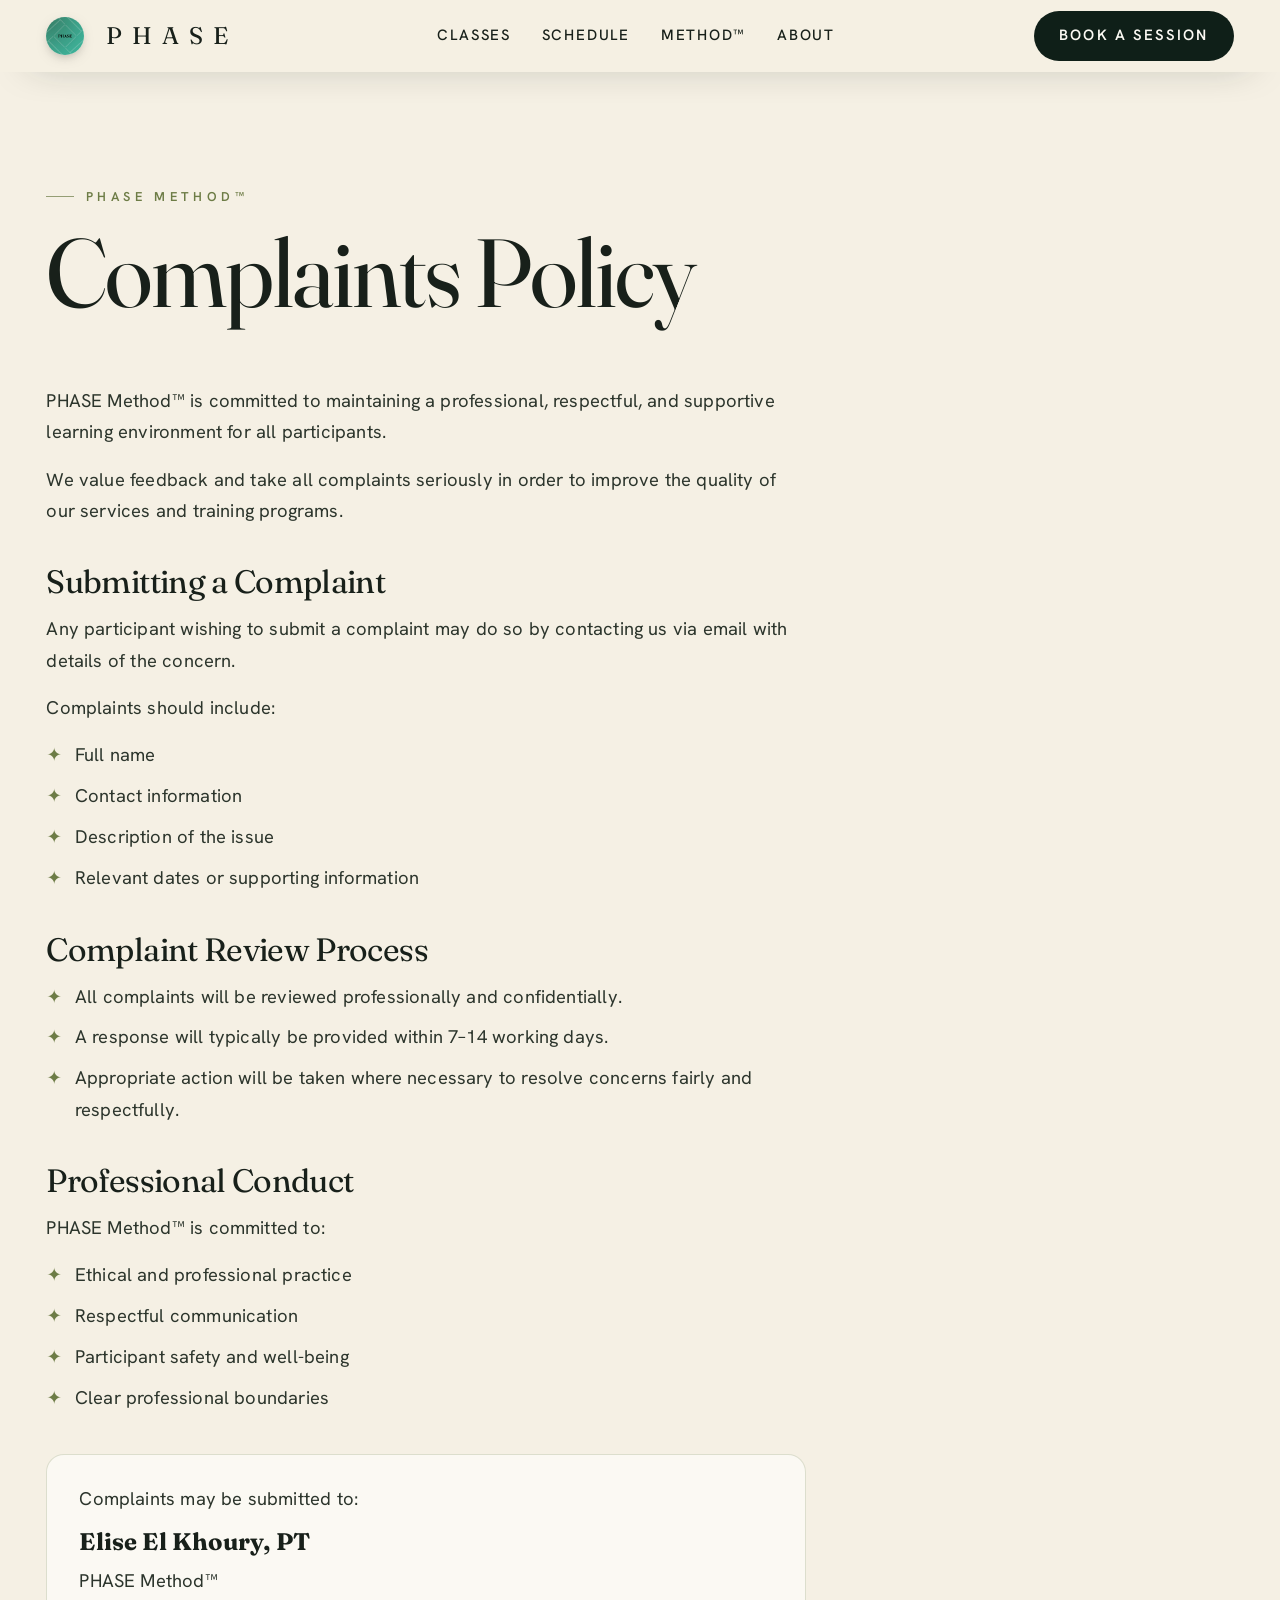
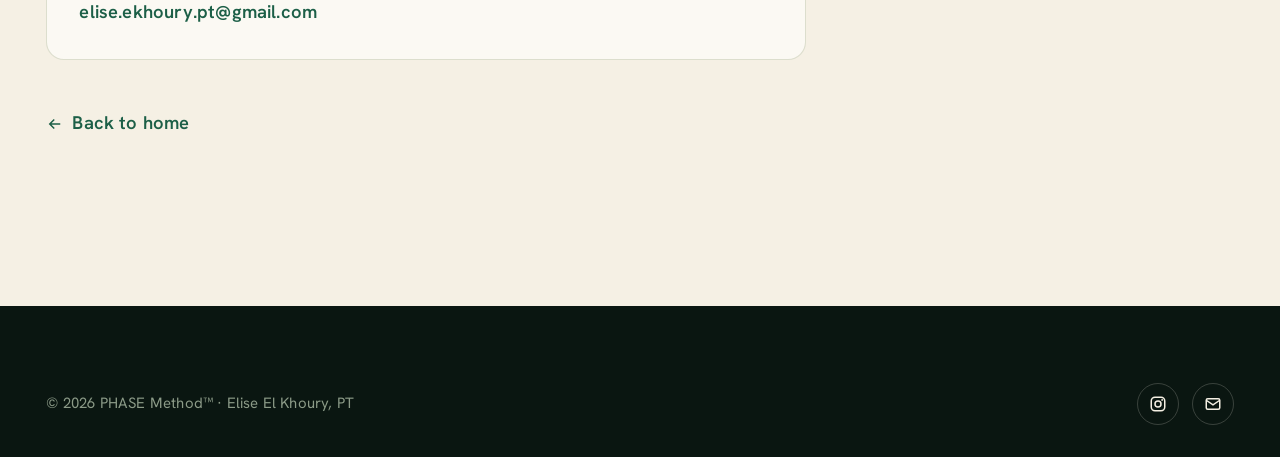
<file: complaints.html>
<!DOCTYPE html>
<html lang="en">
<head>
  <meta charset="UTF-8" />
  <meta name="viewport" content="width=device-width, initial-scale=1.0, viewport-fit=cover" />
  <title>Complaints Policy — PHASE Method™</title>
  <meta name="description" content="Complaints Policy for PHASE Method™, by Elise El Khoury, PT." />
  <meta name="theme-color" content="#0f1f18" />
  <link rel="icon" type="image/png" href="assets/img/logo.png" />
  <link rel="preconnect" href="https://fonts.googleapis.com" />
  <link rel="preconnect" href="https://fonts.gstatic.com" crossorigin />
  <link href="https://fonts.googleapis.com/css2?family=Fraunces:ital,opsz,wght@0,9..144,300;0,9..144,400;0,9..144,500;1,9..144,400&family=Hanken+Grotesk:wght@300;400;500;600;700&display=swap" rel="stylesheet" />
  <link rel="stylesheet" href="css/style.css" />
  <script>document.documentElement.classList.add("js");</script>
</head>
<body>
  <a class="skip-link" href="#main">Skip to content</a>

  <header class="nav is-scrolled" id="nav">
    <div class="wrap-wide wrap nav__inner">
      <a href="index.html" class="nav__brand" aria-label="PHASE home">
        <img src="assets/img/logo.png" alt="" class="nav__badge" /> PHASE
      </a>
      <nav class="nav__links" aria-label="Primary">
        <a href="index.html#phases">Classes</a>
        <a href="index.html#schedule">Schedule</a>
        <a href="index.html#method">Method™</a>
        <a href="index.html#about">About</a>
      </nav>
      <a href="index.html#contact" class="btn nav__cta"><span>Book a Session</span></a>
    </div>
  </header>

  <main id="main" class="policy">
    <div class="wrap">
      <div class="policy__hero">
        <p class="eyebrow">PHASE Method™</p>
        <h1>Complaints Policy</h1>
      </div>

      <div class="policy__body">
        <p>PHASE Method™ is committed to maintaining a professional, respectful, and
          supportive learning environment for all participants.</p>
        <p>We value feedback and take all complaints seriously in order to improve the
          quality of our services and training programs.</p>

        <h2>Submitting a Complaint</h2>
        <p>Any participant wishing to submit a complaint may do so by contacting us via
          email with details of the concern.</p>
        <p>Complaints should include:</p>
        <ul>
          <li>Full name</li>
          <li>Contact information</li>
          <li>Description of the issue</li>
          <li>Relevant dates or supporting information</li>
        </ul>

        <h2>Complaint Review Process</h2>
        <ul>
          <li>All complaints will be reviewed professionally and confidentially.</li>
          <li>A response will typically be provided within 7–14 working days.</li>
          <li>Appropriate action will be taken where necessary to resolve concerns fairly and respectfully.</li>
        </ul>

        <h2>Professional Conduct</h2>
        <p>PHASE Method™ is committed to:</p>
        <ul>
          <li>Ethical and professional practice</li>
          <li>Respectful communication</li>
          <li>Participant safety and well-being</li>
          <li>Clear professional boundaries</li>
        </ul>

        <div class="policy__card">
          <p style="margin-bottom:.4rem">Complaints may be submitted to:</p>
          <strong>Elise El Khoury, PT</strong>
          <p style="margin:.2rem 0 0">PHASE Method™<br />
            <a href="mailto:elise.ekhoury.pt@gmail.com" class="link-u" style="color:var(--emerald-deep);font-weight:600">elise.ekhoury.pt@gmail.com</a>
          </p>
        </div>

        <a href="index.html" class="policy__back link-u">
          <svg width="18" height="18" viewBox="0 0 24 24" fill="none" stroke="currentColor" stroke-width="2"><path d="M19 12H5M11 18l-6-6 6-6"/></svg>
          Back to home
        </a>
      </div>
    </div>
  </main>

  <footer class="footer">
    <div class="wrap-wide wrap">
      <div class="footer__bottom" style="border:0;margin:0;padding:0">
        <p>© <span id="year">2026</span> PHASE Method™ · Elise El Khoury, PT</p>
        <div class="footer__social">
          <a href="https://www.instagram.com/phase.lb/" target="_blank" rel="noopener" aria-label="Instagram">
            <svg width="18" height="18" viewBox="0 0 24 24" fill="none" stroke="currentColor" stroke-width="2"><rect x="3" y="3" width="18" height="18" rx="5"/><circle cx="12" cy="12" r="4"/><circle cx="17.5" cy="6.5" r="1.2" fill="currentColor" stroke="none"/></svg>
          </a>
          <a href="mailto:elise.ekhoury.pt@gmail.com" aria-label="Email">
            <svg width="18" height="18" viewBox="0 0 24 24" fill="none" stroke="currentColor" stroke-width="2"><rect x="3" y="5" width="18" height="14" rx="2"/><path d="m3 7 9 6 9-6"/></svg>
          </a>
        </div>
      </div>
    </div>
  </footer>
  <script>document.getElementById("year").textContent = new Date().getFullYear();</script>
</body>
</html>
</file>
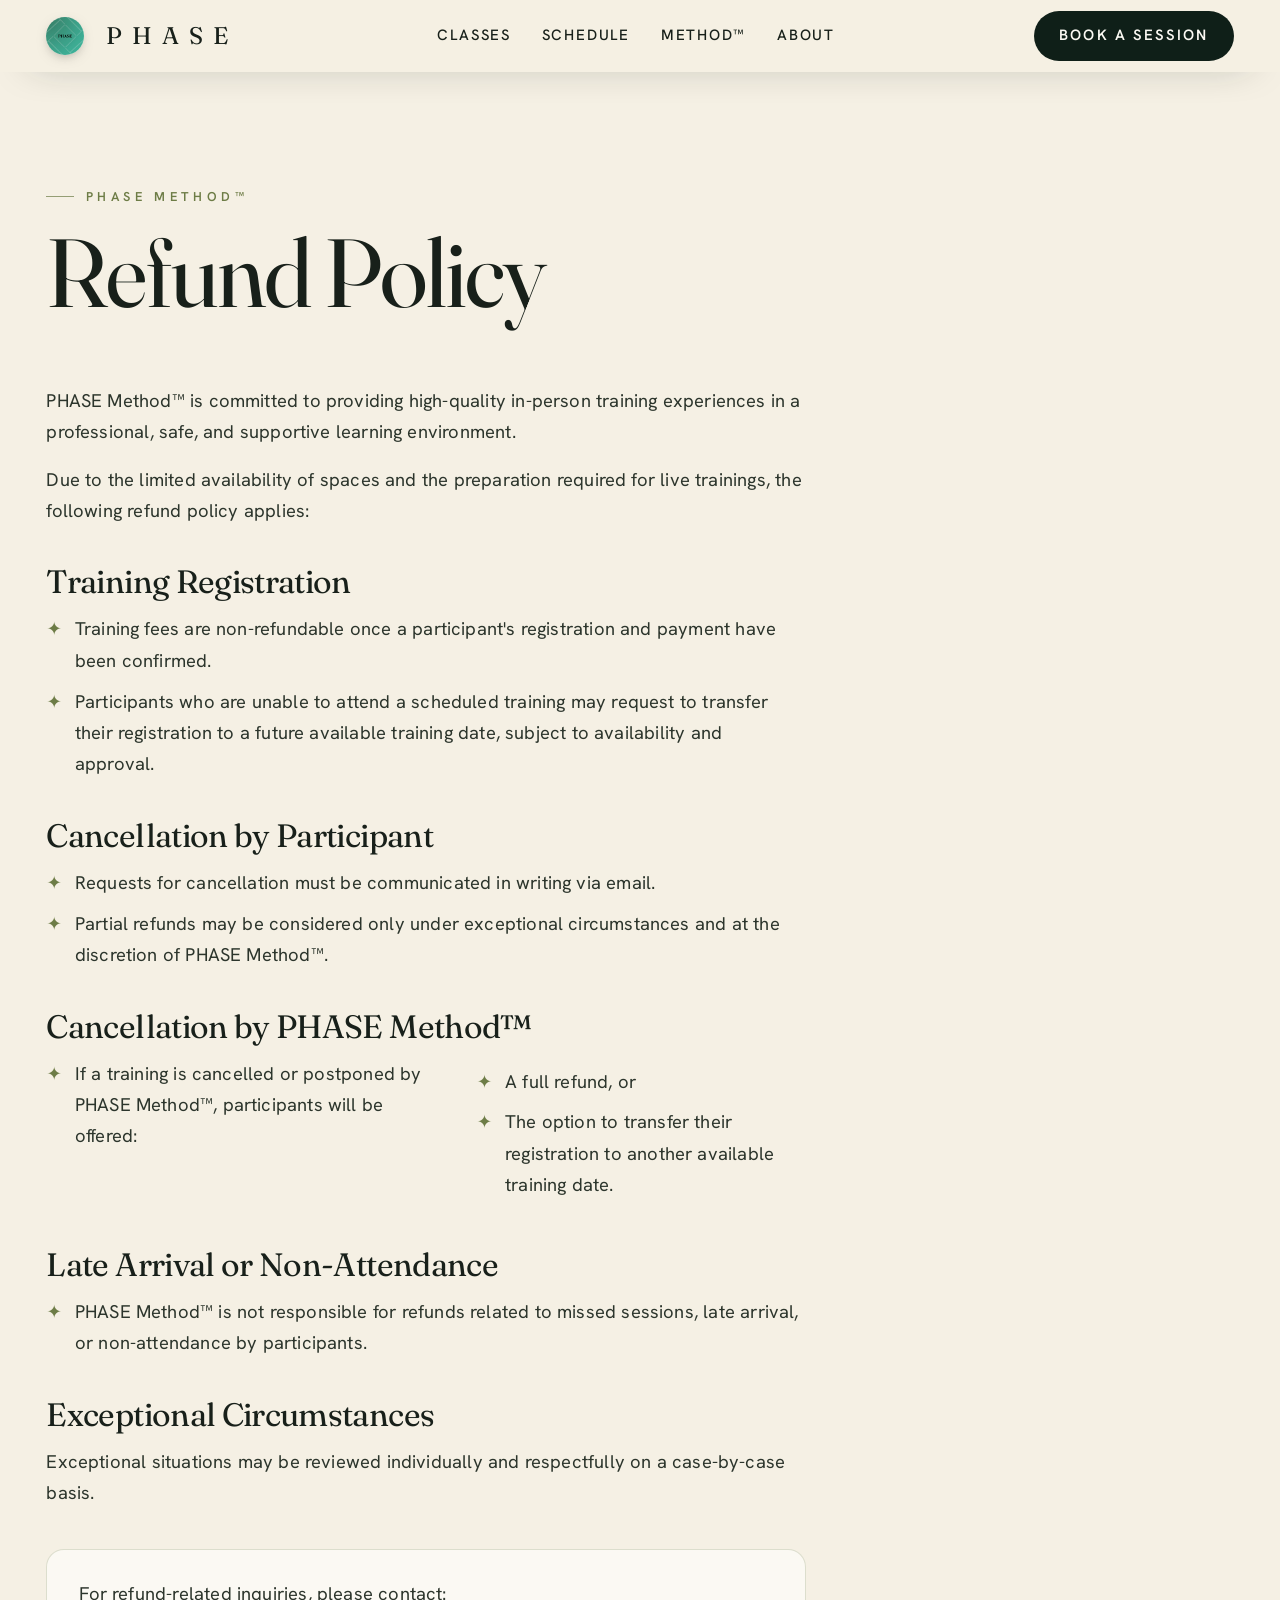
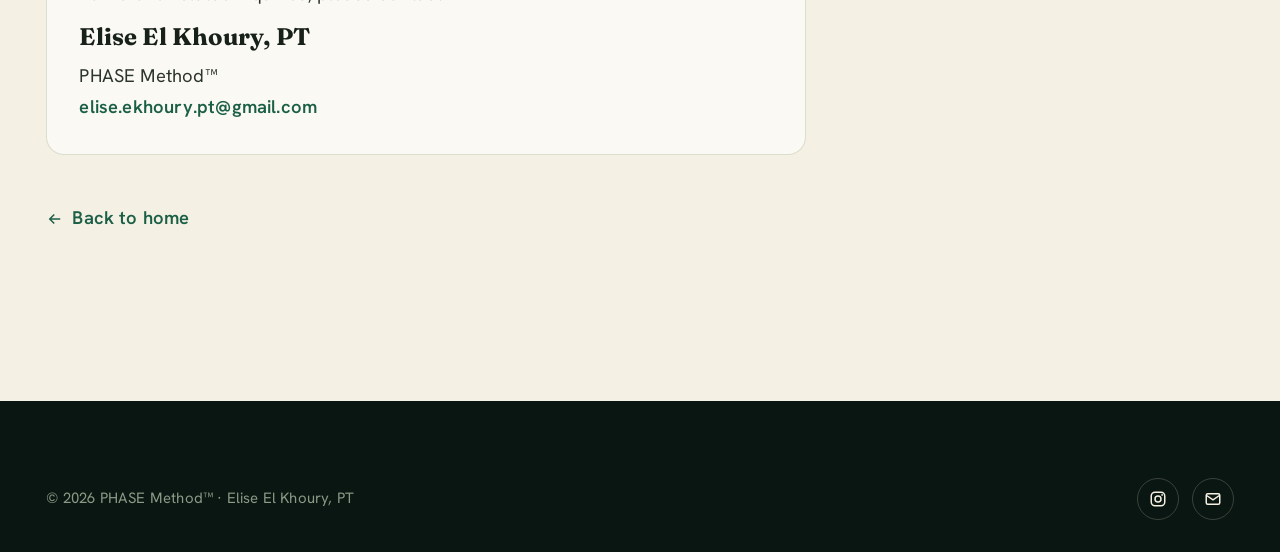
<file: refund.html>
<!DOCTYPE html>
<html lang="en">
<head>
  <meta charset="UTF-8" />
  <meta name="viewport" content="width=device-width, initial-scale=1.0, viewport-fit=cover" />
  <title>Refund Policy — PHASE Method™</title>
  <meta name="description" content="Refund Policy for PHASE Method™ in-person trainings, by Elise El Khoury, PT." />
  <meta name="theme-color" content="#0f1f18" />
  <link rel="icon" type="image/png" href="assets/img/logo.png" />
  <link rel="preconnect" href="https://fonts.googleapis.com" />
  <link rel="preconnect" href="https://fonts.gstatic.com" crossorigin />
  <link href="https://fonts.googleapis.com/css2?family=Fraunces:ital,opsz,wght@0,9..144,300;0,9..144,400;0,9..144,500;1,9..144,400&family=Hanken+Grotesk:wght@300;400;500;600;700&display=swap" rel="stylesheet" />
  <link rel="stylesheet" href="css/style.css" />
  <script>document.documentElement.classList.add("js");</script>
</head>
<body>
  <a class="skip-link" href="#main">Skip to content</a>

  <header class="nav is-scrolled" id="nav">
    <div class="wrap-wide wrap nav__inner">
      <a href="index.html" class="nav__brand" aria-label="PHASE home">
        <img src="assets/img/logo.png" alt="" class="nav__badge" /> PHASE
      </a>
      <nav class="nav__links" aria-label="Primary">
        <a href="index.html#phases">Classes</a>
        <a href="index.html#schedule">Schedule</a>
        <a href="index.html#method">Method™</a>
        <a href="index.html#about">About</a>
      </nav>
      <a href="index.html#contact" class="btn nav__cta"><span>Book a Session</span></a>
    </div>
  </header>

  <main id="main" class="policy">
    <div class="wrap">
      <div class="policy__hero">
        <p class="eyebrow">PHASE Method™</p>
        <h1>Refund Policy</h1>
      </div>

      <div class="policy__body">
        <p>PHASE Method™ is committed to providing high-quality in-person training
          experiences in a professional, safe, and supportive learning environment.</p>
        <p>Due to the limited availability of spaces and the preparation required for
          live trainings, the following refund policy applies:</p>

        <h2>Training Registration</h2>
        <ul>
          <li>Training fees are non-refundable once a participant's registration and payment have been confirmed.</li>
          <li>Participants who are unable to attend a scheduled training may request to transfer their registration to a future available training date, subject to availability and approval.</li>
        </ul>

        <h2>Cancellation by Participant</h2>
        <ul>
          <li>Requests for cancellation must be communicated in writing via email.</li>
          <li>Partial refunds may be considered only under exceptional circumstances and at the discretion of PHASE Method™.</li>
        </ul>

        <h2>Cancellation by PHASE Method™</h2>
        <ul>
          <li>If a training is cancelled or postponed by PHASE Method™, participants will be offered:
            <ul>
              <li>A full refund, or</li>
              <li>The option to transfer their registration to another available training date.</li>
            </ul>
          </li>
        </ul>

        <h2>Late Arrival or Non-Attendance</h2>
        <ul>
          <li>PHASE Method™ is not responsible for refunds related to missed sessions, late arrival, or non-attendance by participants.</li>
        </ul>

        <h2>Exceptional Circumstances</h2>
        <p>Exceptional situations may be reviewed individually and respectfully on a case-by-case basis.</p>

        <div class="policy__card">
          <p style="margin-bottom:.4rem">For refund-related inquiries, please contact:</p>
          <strong>Elise El Khoury, PT</strong>
          <p style="margin:.2rem 0 0">PHASE Method™<br />
            <a href="mailto:elise.ekhoury.pt@gmail.com" class="link-u" style="color:var(--emerald-deep);font-weight:600">elise.ekhoury.pt@gmail.com</a>
          </p>
        </div>

        <a href="index.html" class="policy__back link-u">
          <svg width="18" height="18" viewBox="0 0 24 24" fill="none" stroke="currentColor" stroke-width="2"><path d="M19 12H5M11 18l-6-6 6-6"/></svg>
          Back to home
        </a>
      </div>
    </div>
  </main>

  <footer class="footer">
    <div class="wrap-wide wrap">
      <div class="footer__bottom" style="border:0;margin:0;padding:0">
        <p>© <span id="year">2026</span> PHASE Method™ · Elise El Khoury, PT</p>
        <div class="footer__social">
          <a href="https://www.instagram.com/phase.lb/" target="_blank" rel="noopener" aria-label="Instagram">
            <svg width="18" height="18" viewBox="0 0 24 24" fill="none" stroke="currentColor" stroke-width="2"><rect x="3" y="3" width="18" height="18" rx="5"/><circle cx="12" cy="12" r="4"/><circle cx="17.5" cy="6.5" r="1.2" fill="currentColor" stroke="none"/></svg>
          </a>
          <a href="mailto:elise.ekhoury.pt@gmail.com" aria-label="Email">
            <svg width="18" height="18" viewBox="0 0 24 24" fill="none" stroke="currentColor" stroke-width="2"><rect x="3" y="5" width="18" height="14" rx="2"/><path d="m3 7 9 6 9-6"/></svg>
          </a>
        </div>
      </div>
    </div>
  </footer>
  <script>document.getElementById("year").textContent = new Date().getFullYear();</script>
</body>
</html>
</file>
<file: css/style.css>
/* =====================================================================
   PHASE — Pilates · Somatic Movement · Method™
   Cinematic, editorial, on-brand. Sage / Cream / Emerald-Forest.
   Author build: hand-tuned, dependency-light (GSAP enhancement only).
   ===================================================================== */

/* ---------------------------------------------------------------------
   0. Reset & tokens
   --------------------------------------------------------------------- */
*,
*::before,
*::after {
  box-sizing: border-box;
  margin: 0;
  padding: 0;
}

:root {
  /* Emerald / forest (from the brand mark) */
  --forest-deep: #0f1f18;
  --forest: #16302440;
  --forest-1: #163024;
  --forest-2: #1d4030;
  --emerald: #2f7d5b;
  --emerald-bright: #3aa57f;
  --emerald-deep: #1c5f47;

  /* Sage / olive (from IG editorial posts) */
  --sage: #8a9a5b;
  --sage-light: #a9b67f;
  --sage-dark: #6d7c46;

  /* Warm paper neutrals */
  --paper: #f5f0e4;
  --cream: #efe8d8;
  --sand: #e3d9c3;
  --off-white: #fbf9f3;

  /* Warm accent */
  --terracotta: #c2693c;
  --clay: #aa5f38;
  --terracotta-soft: #d98a5f;

  /* Ink */
  --ink: #18201a;
  --ink-soft: #2c352c;
  --muted: #6b7065;
  --muted-light: #9aa091;

  /* Semantic */
  --bg: var(--paper);
  --fg: var(--ink);

  /* Fluid type scale */
  --t-xs: clamp(0.72rem, 0.69rem + 0.14vw, 0.8rem);
  --t-sm: clamp(0.82rem, 0.79rem + 0.18vw, 0.94rem);
  --t-base: clamp(1rem, 0.96rem + 0.24vw, 1.15rem);
  --t-lg: clamp(1.2rem, 1.1rem + 0.5vw, 1.5rem);
  --t-xl: clamp(1.5rem, 1.3rem + 0.9vw, 2.1rem);
  --t-2xl: clamp(2rem, 1.6rem + 1.8vw, 3.1rem);
  --t-3xl: clamp(2.6rem, 2rem + 3vw, 4.6rem);
  --t-4xl: clamp(3.2rem, 2.2rem + 4.8vw, 6.5rem);
  --t-5xl: clamp(4rem, 2.2rem + 8vw, 10rem);
  --t-mega: clamp(5rem, 1rem + 17vw, 18rem);

  /* Spacing rhythm */
  --section-y: clamp(5rem, 3rem + 9vw, 11rem);
  --gutter: clamp(1.25rem, 0.5rem + 3vw, 4rem);
  --maxw: 1280px;

  /* Motion */
  --ease: cubic-bezier(0.22, 1, 0.36, 1);
  --ease-inout: cubic-bezier(0.76, 0, 0.24, 1);
  --dur: 0.8s;

  --radius: 18px;
  --radius-lg: 30px;
}

/* ---------------------------------------------------------------------
   1. Base
   --------------------------------------------------------------------- */
html {
  -webkit-text-size-adjust: 100%;
  scroll-padding-top: 6rem;
}
html.has-smooth { scroll-behavior: auto; } /* Lenis/JS owns it if present */
html:not(.has-smooth) { scroll-behavior: smooth; }

body {
  background: var(--bg);
  color: var(--fg);
  font-family: "Hanken Grotesk", ui-sans-serif, system-ui, sans-serif;
  font-size: var(--t-base);
  line-height: 1.7;
  letter-spacing: 0.01em;
  -webkit-font-smoothing: antialiased;
  text-rendering: optimizeLegibility;
  overflow-x: clip;
  /* Mobile: branded tap flash instead of the default blue, no text inflation */
  -webkit-tap-highlight-color: color-mix(in srgb, var(--sage) 30%, transparent);
  text-size-adjust: 100%;
  -webkit-text-size-adjust: 100%;
}
body.is-locked { overflow: hidden; }

/* Tappable elements: comfortable touch behaviour on mobile */
a, button, [role="button"], input, summary {
  -webkit-tap-highlight-color: color-mix(in srgb, var(--terracotta) 26%, transparent);
  touch-action: manipulation; /* removes the 300ms tap delay */
}

h1, h2, h3, h4, h5 {
  font-family: "Fraunces", ui-serif, Georgia, serif;
  font-weight: 400;
  line-height: 1.02;
  letter-spacing: -0.02em;
  color: var(--ink);
}

a { color: inherit; text-decoration: none; }
img, svg, video { display: block; max-width: 100%; height: auto; }
button { font: inherit; color: inherit; background: none; border: none; cursor: pointer; }
ul { list-style: none; }

::selection { background: var(--emerald); color: var(--off-white); }

:focus-visible {
  outline: 2.5px solid var(--terracotta);
  outline-offset: 4px;
  border-radius: 3px;
}

/* Scrollbar */
::-webkit-scrollbar { width: 12px; }
::-webkit-scrollbar-track { background: var(--cream); }
::-webkit-scrollbar-thumb {
  background: var(--sage-dark);
  border: 3px solid var(--cream);
  border-radius: 10px;
}
::-webkit-scrollbar-thumb:hover { background: var(--emerald-deep); }

/* Skip link */
.skip-link {
  position: fixed;
  top: -100px;
  left: 1rem;
  z-index: 1000;
  background: var(--forest-deep);
  color: var(--off-white);
  padding: 0.8rem 1.4rem;
  border-radius: 999px;
  transition: top 0.3s var(--ease);
}
.skip-link:focus { top: 1rem; }

/* ---------------------------------------------------------------------
   2. Layout helpers
   --------------------------------------------------------------------- */
.wrap {
  width: 100%;
  max-width: var(--maxw);
  margin-inline: auto;
  padding-inline: var(--gutter);
}
.wrap-wide { max-width: 1480px; }
.section { position: relative; padding-block: var(--section-y); }
.section-dark {
  background: var(--forest-deep);
  color: var(--paper);
}
.section-dark h1,
.section-dark h2,
.section-dark h3,
.section-dark h4 { color: var(--off-white); }

/* Headings sitting on the dark brand sections must read light.
   (Base rule paints headings --ink; these sections need --off-white.) */
.hero h1,
.hero h2,
.hero__word,
.phases h2,
.phases h3,
.method h2,
.method h3,
.contact h2,
.contact h3 { color: var(--off-white); }

.eyebrow {
  display: inline-flex;
  align-items: center;
  gap: 0.7rem;
  font-size: var(--t-xs);
  text-transform: uppercase;
  letter-spacing: 0.36em;
  font-weight: 600;
  color: var(--sage-dark);
}
.section-dark .eyebrow { color: var(--sage-light); }
.eyebrow::before {
  content: "";
  width: 28px;
  height: 1px;
  background: currentColor;
  opacity: 0.7;
}
.eyebrow.center::after {
  content: "";
  width: 28px;
  height: 1px;
  background: currentColor;
  opacity: 0.7;
}

.lede {
  font-size: var(--t-lg);
  color: var(--muted);
  max-width: 56ch;
  line-height: 1.6;
}
.section-dark .lede { color: #c8d2c0; }

.serif { font-family: "Fraunces", serif; }
.italic { font-style: italic; }
.balance { text-wrap: balance; }
.pretty { text-wrap: pretty; }
.accent { color: var(--terracotta); }
.sage-text { color: var(--sage); }

/* ---------------------------------------------------------------------
   3. Brand textures
   --------------------------------------------------------------------- */
.quilt {
  background-image:
    repeating-linear-gradient(45deg, currentColor 0 1px, transparent 1px 54px),
    repeating-linear-gradient(-45deg, currentColor 0 1px, transparent 1px 54px);
}
.grain::after {
  content: "";
  position: absolute;
  inset: 0;
  pointer-events: none;
  opacity: 0.06;
  z-index: 2;
  background-image: url("data:image/svg+xml,%3Csvg xmlns='http://www.w3.org/2000/svg' width='180' height='180'%3E%3Cfilter id='n'%3E%3CfeTurbulence type='fractalNoise' baseFrequency='0.8' numOctaves='3'/%3E%3C/filter%3E%3Crect width='100%25' height='100%25' filter='url(%23n)'/%3E%3C/svg%3E");
}
.hairline {
  height: 1px;
  background: linear-gradient(90deg, transparent, color-mix(in srgb, currentColor 40%, transparent), transparent);
  border: 0;
}

/* Floating soft orbs */
.orb {
  position: absolute;
  border-radius: 50%;
  filter: blur(60px);
  opacity: 0.55;
  pointer-events: none;
  z-index: 0;
}

/* ---------------------------------------------------------------------
   4. Buttons & links
   --------------------------------------------------------------------- */
.btn {
  --btn-fg: var(--off-white);
  --btn-bg: var(--forest-deep);
  position: relative;
  display: inline-flex;
  align-items: center;
  justify-content: center;
  gap: 0.65rem;
  font-size: var(--t-sm);
  font-weight: 600;
  letter-spacing: 0.14em;
  text-transform: uppercase;
  padding: 1.05rem 2.3rem;
  border-radius: 999px;
  color: var(--btn-fg);
  background: var(--btn-bg);
  overflow: hidden;
  isolation: isolate;
  transition: transform 0.5s var(--ease), box-shadow 0.5s var(--ease), color 0.45s var(--ease);
}
.btn:hover, .btn:active { will-change: transform; }
.btn span { position: relative; z-index: 2; display: inline-flex; align-items: center; gap: 0.55rem; }
.btn::before {
  content: "";
  position: absolute;
  inset: 0;
  z-index: 1;
  background: var(--terracotta);
  transform: translateY(101%);
  transition: transform 0.55s var(--ease);
}
.btn:hover::before { transform: translateY(0); }
.btn:hover { box-shadow: 0 22px 45px -22px rgba(194, 105, 60, 0.75); }
.btn:active { transform: scale(0.97); }

.btn-ghost {
  --btn-fg: var(--ink);
  background: transparent;
  border: 1.5px solid color-mix(in srgb, var(--ink) 30%, transparent);
}
.btn-ghost::before { background: var(--forest-deep); }
.btn-ghost:hover { --btn-fg: var(--off-white); border-color: transparent; }
.section-dark .btn-ghost { --btn-fg: var(--off-white); border-color: rgba(245,240,228,0.35); }
.section-dark .btn-ghost::before { background: var(--off-white); }
.section-dark .btn-ghost:hover { --btn-fg: var(--forest-deep); }

.btn-arrow svg { transition: transform 0.5s var(--ease); }
.btn-arrow:hover svg { transform: translateX(5px); }

.link-u {
  position: relative;
  display: inline-block;
  padding-bottom: 2px;
}
.link-u::after {
  content: "";
  position: absolute;
  left: 0; bottom: 0;
  width: 100%; height: 1.5px;
  background: currentColor;
  transform: scaleX(0);
  transform-origin: right;
  transition: transform 0.5s var(--ease);
}
.link-u:hover::after { transform: scaleX(1); transform-origin: left; }

/* ---------------------------------------------------------------------
   5. Preloader
   --------------------------------------------------------------------- */
.preloader {
  position: fixed;
  inset: 0;
  z-index: 999;
  display: grid;
  place-items: center;
  background: var(--forest-deep);
  color: var(--off-white);
}
.preloader.is-done { pointer-events: none; }
.preloader__inner { text-align: center; overflow: hidden; }
.preloader__word {
  font-family: "Fraunces", serif;
  font-size: clamp(2.5rem, 10vw, 6rem);
  letter-spacing: 0.5em;
  text-indent: 0.5em;
  display: flex;
  gap: 0;
  justify-content: center;
}
.preloader__word span {
  display: inline-block;
  transform: translateY(110%);
  opacity: 0;
}
.preloader__bar {
  margin: 1.6rem auto 0;
  width: min(240px, 60vw);
  height: 2px;
  background: rgba(245, 240, 228, 0.18);
  overflow: hidden;
}
.preloader__bar i {
  display: block;
  height: 100%;
  width: 100%;
  background: var(--sage-light);
  transform: scaleX(0);
  transform-origin: left;
}

/* ---------------------------------------------------------------------
   6. Custom cursor (desktop, fine pointer only)
   --------------------------------------------------------------------- */
.cursor, .cursor-dot { display: none; }
@media (hover: hover) and (pointer: fine) {
  .cursor {
    position: fixed;
    top: 0; left: 0;
    width: 38px; height: 38px;
    border: 1.5px solid var(--emerald);
    border-radius: 50%;
    pointer-events: none;
    z-index: 900;
    transform: translate(-50%, -50%);
    transition: width 0.3s var(--ease), height 0.3s var(--ease),
                background 0.3s var(--ease), border-color 0.3s var(--ease), opacity 0.3s;
    mix-blend-mode: difference;
    display: block;
    will-change: transform;
  }
  .cursor-dot {
    position: fixed;
    top: 0; left: 0;
    width: 5px; height: 5px;
    background: var(--terracotta);
    border-radius: 50%;
    pointer-events: none;
    z-index: 901;
    transform: translate(-50%, -50%);
    display: block;
    will-change: transform;
  }
  .cursor.is-hover {
    width: 70px; height: 70px;
    background: color-mix(in srgb, var(--emerald) 18%, transparent);
    border-color: transparent;
  }
  body.has-cursor, body.has-cursor a, body.has-cursor button { cursor: none; }
}

/* ---------------------------------------------------------------------
   7. Scroll progress + nav
   --------------------------------------------------------------------- */
.progress {
  position: fixed;
  top: 0; left: 0; right: 0;
  height: 3px;
  z-index: 80;
  transform: scaleX(0);
  transform-origin: 0 50%;
  background: linear-gradient(90deg, var(--emerald), var(--sage), var(--terracotta));
}

.nav {
  position: fixed;
  inset: 0 0 auto 0;
  z-index: 70;
  padding-block: clamp(1rem, 2vw, 1.6rem);
  transition: background 0.6s var(--ease), padding 0.6s var(--ease), box-shadow 0.6s var(--ease);
  --nav-fg: var(--off-white);
}
.nav.is-scrolled {
  background: color-mix(in srgb, var(--paper) 86%, transparent);
  backdrop-filter: blur(16px) saturate(1.3);
  -webkit-backdrop-filter: blur(16px) saturate(1.3);
  padding-block: 0.7rem;
  box-shadow: 0 14px 40px -32px rgba(15, 31, 24, 0.9);
  --nav-fg: var(--ink);
}
.nav__inner {
  display: flex;
  align-items: center;
  justify-content: space-between;
  gap: 1rem;
}
.nav__brand {
  display: inline-flex;
  align-items: center;
  gap: 0.7rem;
  font-family: "Fraunces", serif;
  font-size: 1.5rem;
  letter-spacing: 0.42em;
  text-indent: 0.42em;
  color: var(--nav-fg);
  transition: color 0.6s var(--ease);
}
.nav__badge {
  width: 38px; height: 38px;
  border-radius: 50%;
  object-fit: cover;
  box-shadow: 0 4px 14px -6px rgba(0,0,0,0.5);
}
.nav__links {
  display: flex;
  align-items: center;
  gap: clamp(1.2rem, 2.4vw, 2.4rem);
}
.nav__links a {
  font-size: var(--t-sm);
  letter-spacing: 0.12em;
  text-transform: uppercase;
  font-weight: 500;
  color: var(--nav-fg);
  transition: color 0.6s var(--ease), opacity 0.3s;
}
.nav__cta { display: inline-flex; }
.nav .btn {
  --btn-fg: var(--nav-fg);
  background: transparent;
  border: 1.5px solid color-mix(in srgb, var(--nav-fg) 40%, transparent);
  padding: 0.7rem 1.5rem;
}
.nav .btn::before { background: var(--terracotta); }
.nav .btn:hover { --btn-fg: var(--off-white); border-color: transparent; }
.nav.is-scrolled .btn { --btn-fg: var(--off-white); background: var(--forest-deep); border-color: transparent; }

.nav__toggle {
  display: none;
  position: relative;
  width: 44px; height: 44px;
  z-index: 75;
}
.nav__toggle span {
  position: absolute;
  left: 9px; right: 9px;
  height: 2px;
  background: var(--nav-fg);
  transition: transform 0.5s var(--ease), opacity 0.3s var(--ease), background 0.6s var(--ease);
}
.nav__toggle span:nth-child(1) { top: 16px; }
.nav__toggle span:nth-child(2) { top: 22px; }
.nav__toggle span:nth-child(3) { top: 28px; }
.nav.is-open .nav__toggle span { background: var(--off-white); }
.nav.is-open .nav__toggle span:nth-child(1) { transform: translateY(6px) rotate(45deg); }
.nav.is-open .nav__toggle span:nth-child(2) { opacity: 0; }
.nav.is-open .nav__toggle span:nth-child(3) { transform: translateY(-6px) rotate(-45deg); }

/* Mobile menu — elevated editorial */
.menu {
  position: fixed;
  inset: 0;
  z-index: 65;
  background-color: var(--forest-deep);
  background-image:
    radial-gradient(120% 80% at 100% 0%, var(--forest-soft) 0%, transparent 60%);
  color: var(--off-white);
  clip-path: circle(0% at calc(100% - 44px) 44px);
  transition: clip-path 0.75s var(--ease-inout);
  pointer-events: none;
  overflow-y: auto;
  -webkit-overflow-scrolling: touch;
  overscroll-behavior: contain;
}
.menu.is-open { clip-path: circle(150% at calc(100% - 44px) 44px); pointer-events: auto; }
.menu__bg {
  position: fixed; inset: 0;
  color: var(--sage);
  opacity: 0.07;
}
.menu__inner {
  position: relative;
  min-height: 100%;
  display: flex;
  flex-direction: column;
  /* center when content fits, scroll from top when it doesn't */
  justify-content: center;
  padding: calc(5.5rem + env(safe-area-inset-top)) clamp(1.6rem, 7vw, 3rem)
           calc(2.5rem + env(safe-area-inset-bottom));
  gap: clamp(1.1rem, 3.5vw, 2rem);
}
/* On short screens the menu content is taller than the viewport — anchor to
   the top so nothing is clipped, and let .menu scroll. */
@media (max-height: 740px) {
  .menu__inner { justify-content: flex-start; }
}
.menu__eyebrow {
  font-size: var(--t-xs);
  letter-spacing: 0.4em;
  text-transform: uppercase;
  color: var(--sage-light);
  opacity: 0;
  transform: translateY(20px);
  transition: opacity 0.6s var(--ease), transform 0.6s var(--ease);
}
.menu.is-open .menu__eyebrow { opacity: 1; transform: none; transition-delay: 0.15s; }

.menu__list { position: relative; display: flex; flex-direction: column; }
.menu__list a {
  position: relative;
  display: grid;
  grid-template-columns: auto 1fr;
  align-items: baseline;
  column-gap: 1rem;
  padding: clamp(0.7rem, 2.6vw, 1.05rem) 0;
  border-top: 1px solid rgba(245, 240, 228, 0.14);
  opacity: 0;
  transform: translateY(26px);
  transition: opacity 0.6s var(--ease), transform 0.6s var(--ease), color 0.4s var(--ease);
}
.menu__list a:last-child { border-bottom: 1px solid rgba(245, 240, 228, 0.14); }
.menu.is-open .menu__list a { opacity: 1; transform: none; }
.menu__num {
  font-family: "Fraunces", serif;
  font-size: var(--t-sm);
  color: var(--sage-light);
  font-feature-settings: "tnum";
  transition: color 0.4s var(--ease);
}
.menu__label {
  font-family: "Fraunces", serif;
  font-size: clamp(2rem, 9vw, 3.1rem);
  line-height: 1;
  letter-spacing: -0.01em;
  transition: transform 0.45s var(--ease), font-style 0.2s;
  transform-origin: left center;
}
.menu__desc {
  grid-column: 2;
  font-size: var(--t-xs);
  letter-spacing: 0.04em;
  color: var(--muted-light);
  margin-top: 0.35rem;
  transition: color 0.4s var(--ease);
}
/* press / hover feedback */
.menu__list a:hover .menu__label,
.menu__list a:active .menu__label { font-style: italic; transform: translateX(0.5rem); color: var(--sage-light); }
.menu__list a:hover .menu__num,
.menu__list a:active .menu__num { color: var(--terracotta-soft); }

.menu__foot {
  display: flex;
  flex-direction: column;
  gap: 1.3rem;
  opacity: 0;
  transform: translateY(20px);
  transition: opacity 0.6s var(--ease), transform 0.6s var(--ease);
}
.menu.is-open .menu__foot { opacity: 1; transform: none; transition-delay: 0.55s; }
.menu__book { align-self: flex-start; background: var(--terracotta); }
.menu__book::before { background: var(--off-white); }
.menu__book:hover { color: var(--forest-deep); }
.menu__social { display: flex; gap: 0.7rem; }
.menu__social a {
  width: 46px; height: 46px;
  display: grid; place-items: center;
  border-radius: 50%;
  border: 1px solid rgba(245, 240, 228, 0.22);
  color: var(--off-white);
  transition: background 0.4s var(--ease), color 0.4s var(--ease), transform 0.4s var(--ease);
}
.menu__social a svg { width: 19px; height: 19px; }
.menu__social a:hover { background: var(--sage); color: var(--forest-deep); transform: translateY(-3px); }
.menu__meta {
  color: var(--sage-light);
  font-size: var(--t-xs);
  letter-spacing: 0.12em;
}

/* Staggered reveal for the list items */
.menu.is-open .menu__list a:nth-child(1) { transition-delay: 0.20s; }
.menu.is-open .menu__list a:nth-child(2) { transition-delay: 0.27s; }
.menu.is-open .menu__list a:nth-child(3) { transition-delay: 0.34s; }
.menu.is-open .menu__list a:nth-child(4) { transition-delay: 0.41s; }
.menu.is-open .menu__list a:nth-child(5) { transition-delay: 0.48s; }
.menu.is-open .menu__list a:nth-child(6) { transition-delay: 0.55s; }
.menu.is-open .menu__list a:nth-child(7) { transition-delay: 0.62s; }

/* Collapse the desktop nav into the hamburger menu on small screens. */
@media (max-width: 900px) {
  .nav__links,
  .nav__cta { display: none; }
  .nav__toggle { display: block; }
}

/* ---------------------------------------------------------------------
   8. Hero
   --------------------------------------------------------------------- */
.hero {
  position: relative;
  min-height: 100svh;
  display: grid;
  align-items: center;
  overflow: hidden;
  color: var(--off-white);
  background:
    radial-gradient(120% 90% at 70% 10%, var(--emerald-bright) 0%, var(--emerald-deep) 38%, var(--forest-1) 72%, var(--forest-deep) 100%);
  isolation: isolate;
}
.hero__photo {
  position: absolute;
  inset: -8%;
  z-index: 0;
  background-image: url("../assets/img/studio.jpg");
  background-size: cover;
  background-position: center 40%;
  will-change: transform;
}
.hero__tint {
  position: absolute;
  inset: 0;
  z-index: 1;
  pointer-events: none;
  background:
    linear-gradient(125deg, rgba(18,46,34,0.92) 0%, rgba(20,48,36,0.78) 40%, rgba(28,95,71,0.55) 100%),
    radial-gradient(120% 90% at 70% 12%, rgba(58,165,127,0.35), transparent 55%);
  mix-blend-mode: multiply;
}
.hero__quilt {
  position: absolute;
  inset: -20%;
  color: rgba(245, 240, 228, 0.12);
  z-index: 2;
  will-change: transform;
}
.hero__vignette {
  position: absolute;
  inset: 0;
  z-index: 2;
  background:
    radial-gradient(120% 80% at 50% 120%, rgba(10,22,17,0.9), transparent 60%),
    linear-gradient(to bottom, rgba(10,22,17,0.55), transparent 22%, transparent 62%, rgba(10,22,17,0.72));
  pointer-events: none;
}
.hero__inner {
  position: relative;
  z-index: 3;
  width: 100%;
  text-align: center;
  padding-block: 8rem 6rem;
}
.hero__eyebrow {
  justify-content: center;
  color: var(--sage-light);
  margin-bottom: clamp(1.2rem, 3vw, 2rem);
}
.hero__eyebrow::after {
  content: "";
  width: 28px; height: 1px;
  background: currentColor;
  opacity: 0.7;
}
.hero__word {
  font-family: "Fraunces", serif;
  font-weight: 300;
  font-size: var(--t-mega);
  line-height: 0.82;
  letter-spacing: 0.04em;
  text-indent: 0.04em;
  margin: 0 auto;
  display: flex;
  justify-content: center;
  gap: 0.02em;
}
.hero__word .ch {
  display: inline-block;
  transform: translateY(120%);
}
.hero__breathe {
  display: inline-block;
  animation: breathe 8s var(--ease-inout) infinite;
}
.hero__tag {
  margin-top: clamp(1.2rem, 3vw, 2rem);
  font-size: var(--t-xl);
  font-family: "Fraunces", serif;
  font-style: italic;
  font-weight: 300;
  letter-spacing: 0.02em;
  color: var(--paper);
}
.hero__tag b { font-style: normal; font-weight: 400; }
.hero__tag .dot { color: var(--sage-light); padding: 0 0.4em; }
.hero__sub {
  margin: clamp(1.4rem, 3vw, 2.2rem) auto 0;
  max-width: 52ch;
  color: #d6ddcf;
  font-size: var(--t-base);
}
.hero__cta {
  margin-top: clamp(2rem, 4vw, 3rem);
  display: flex;
  gap: 1rem;
  justify-content: center;
  flex-wrap: wrap;
}
.hero .btn-primary {
  --btn-fg: var(--forest-deep);
  background: var(--off-white);
}
.hero .btn-primary::before { background: var(--terracotta); }
.hero .btn-primary:hover { --btn-fg: var(--off-white); }

.hero__scroll {
  position: absolute;
  left: 50%;
  bottom: clamp(1.2rem, 3vh, 2.4rem);
  transform: translateX(-50%);
  z-index: 4;
  display: grid;
  justify-items: center;
  gap: 0.7rem;
  color: var(--sage-light);
  font-size: var(--t-xs);
  letter-spacing: 0.3em;
  text-transform: uppercase;
}
.hero__scroll i {
  width: 1px; height: 52px;
  background: linear-gradient(to bottom, transparent, currentColor 45%, transparent);
  position: relative;
  overflow: hidden;
}
.hero__scroll i::after {
  content: "";
  position: absolute; inset: 0;
  background: currentColor;
  animation: scrollcue 2.4s var(--ease-inout) infinite;
}

@keyframes breathe {
  0%, 100% { transform: scale(1); opacity: 0.94; }
  50% { transform: scale(1.035); opacity: 1; }
}
@keyframes scrollcue {
  0% { transform: translateY(-100%); }
  60% { transform: translateY(100%); }
  100% { transform: translateY(100%); }
}

/* ---------------------------------------------------------------------
   9. Marquee
   --------------------------------------------------------------------- */
.marquee {
  overflow: hidden;
  border-block: 1px solid color-mix(in srgb, currentColor 14%, transparent);
  padding-block: clamp(1.1rem, 2.2vw, 1.8rem);
  background: var(--forest-deep);
  color: var(--paper);
}
.marquee__track {
  display: flex;
  width: max-content;
  gap: 0;
  animation: marquee 40s linear infinite;
}
.marquee.alt .marquee__track { animation-direction: reverse; }
.marquee:hover .marquee__track { animation-play-state: paused; }
.marquee__item {
  display: inline-flex;
  align-items: center;
  gap: clamp(1.5rem, 3vw, 3rem);
  padding-inline: clamp(0.75rem, 1.5vw, 1.5rem);
  font-family: "Fraunces", serif;
  font-size: clamp(1.6rem, 4vw, 3rem);
  font-style: italic;
  font-weight: 300;
  white-space: nowrap;
}
.marquee__item .star { color: var(--terracotta-soft); font-style: normal; }
@keyframes marquee {
  to { transform: translateX(-50%); }
}

/* ---------------------------------------------------------------------
   10. Reveal system
   --------------------------------------------------------------------- */
.js .reveal {
  opacity: 0;
  transform: translateY(38px);
  filter: blur(8px);
  transition: opacity 1s var(--ease), transform 1s var(--ease), filter 1s var(--ease);
}
/* Promote to its own layer ONLY while still waiting to animate in; the
   observer removes .reveal-pending after it fires, dropping the layer. */
.js .reveal.reveal-pending { will-change: opacity, transform; }
.js .reveal.from-left { transform: translateX(-50px); }
.js .reveal.from-right { transform: translateX(50px); }
.js .reveal.from-scale { transform: scale(0.92); }
.reveal.is-visible {
  opacity: 1 !important;
  transform: none !important;
  filter: blur(0) !important;
}

/* line mask reveal */
.js .mask { overflow: hidden; }
.js .mask > * {
  display: block;
  transform: translateY(110%);
  transition: transform 1.05s var(--ease);
}
.mask.is-visible > * { transform: translateY(0); }

/* ---------------------------------------------------------------------
   11. Philosophy
   --------------------------------------------------------------------- */
.philosophy { background: var(--paper); position: relative; overflow: hidden; }
.philosophy .orb-1 { width: 460px; height: 460px; background: var(--sage); top: -120px; right: -120px; opacity: 0.28; }
.philosophy .orb-2 { width: 360px; height: 360px; background: var(--terracotta-soft); bottom: -140px; left: -100px; opacity: 0.16; }
.philosophy__grid {
  position: relative;
  z-index: 2;
  display: grid;
  grid-template-columns: 1fr;
  gap: clamp(2.5rem, 5vw, 5rem);
  align-items: center;
}
@media (min-width: 920px) {
  .philosophy__grid { grid-template-columns: 1.25fr 0.9fr; }
}
.philosophy__statement {
  font-family: "Fraunces", serif;
  font-size: var(--t-3xl);
  line-height: 1.08;
  letter-spacing: -0.025em;
  margin-block: 1.5rem 2rem;
}
.philosophy__statement em { font-style: italic; color: var(--terracotta); }
.philosophy__badge {
  position: relative;
  justify-self: center;
  width: min(360px, 78vw);
  aspect-ratio: 1;
  border-radius: 50%;
  overflow: hidden;
  box-shadow: 0 40px 80px -40px rgba(15, 31, 24, 0.6);
}
.philosophy__badge img { width: 100%; height: 100%; object-fit: cover; }
.philosophy__badge .ring {
  position: absolute;
  inset: -22px;
  border: 1px dashed color-mix(in srgb, var(--sage-dark) 60%, transparent);
  border-radius: 50%;
  animation: spin 50s linear infinite;
}

@keyframes spin { to { transform: rotate(360deg); } }

/* ---------------------------------------------------------------------
   12. The Phases (classes scrollytelling)
   --------------------------------------------------------------------- */
.phases { background: var(--forest-deep); color: var(--paper); position: relative; overflow: hidden; }
.phases__head { text-align: center; margin-bottom: clamp(3rem, 6vw, 5rem); }
.phases__head .eyebrow { justify-content: center; }
.phases__head h2 { font-size: var(--t-4xl); margin-top: 1rem; }

.phases__list { display: grid; gap: clamp(1rem, 2vw, 1.5rem); }
.phase-card {
  position: relative;
  display: grid;
  grid-template-columns: auto 1fr auto;
  align-items: center;
  gap: clamp(1.2rem, 3vw, 3rem);
  padding: clamp(1.6rem, 3.5vw, 2.8rem);
  border: 1px solid rgba(245, 240, 228, 0.14);
  border-radius: var(--radius-lg);
  background: linear-gradient(120deg, rgba(245,240,228,0.04), rgba(245,240,228,0.01));
  overflow: hidden;
  transition: border-color 0.6s var(--ease), background 0.6s var(--ease), transform 0.6s var(--ease);
}
.phase-card::before {
  content: "";
  position: absolute;
  inset: 0;
  background: radial-gradient(120% 140% at 0% 0%, color-mix(in srgb, var(--accent2) 26%, transparent), transparent 55%);
  opacity: 0;
  transition: opacity 0.6s var(--ease);
}
.phase-card:hover {
  border-color: color-mix(in srgb, var(--accent2) 55%, transparent);
  transform: translateY(-4px);
}
.phase-card:hover::before { opacity: 1; }
.phase-card > * { position: relative; z-index: 2; }
.phase-card__num {
  font-family: "Fraunces", serif;
  font-size: clamp(2.4rem, 6vw, 4.4rem);
  font-weight: 300;
  line-height: 1;
  color: color-mix(in srgb, var(--accent2) 90%, white 0%);
  opacity: 0.85;
}
.phase-card__body h3 { font-size: var(--t-2xl); color: var(--off-white); margin-bottom: 0.4rem; }
.phase-card__tag {
  font-size: var(--t-xs);
  text-transform: uppercase;
  letter-spacing: 0.22em;
  color: var(--sage-light);
  margin-bottom: 0.7rem;
}
.phase-card__body p { color: #c5cebf; max-width: 60ch; font-size: var(--t-base); }
.phase-card__arrow {
  width: 56px; height: 56px;
  border-radius: 50%;
  border: 1px solid rgba(245,240,228,0.25);
  display: grid;
  place-items: center;
  color: var(--paper);
  transition: background 0.5s var(--ease), color 0.5s var(--ease), transform 0.5s var(--ease);
  flex-shrink: 0;
}
.phase-card:hover .phase-card__arrow {
  background: var(--accent2);
  color: var(--forest-deep);
  transform: rotate(45deg);
}
@media (max-width: 680px) {
  .phase-card { grid-template-columns: auto 1fr; }
  .phase-card__arrow { display: none; }
}

/* ---------------------------------------------------------------------
   13. Schedule
   --------------------------------------------------------------------- */
.schedule { background: var(--cream); position: relative; }
.schedule__head { display: flex; flex-wrap: wrap; gap: 1.5rem 2rem; align-items: flex-end; justify-content: space-between; margin-bottom: clamp(2.5rem, 5vw, 4rem); }
.schedule__head h2 { font-size: var(--t-3xl); }
.week {
  display: grid;
  grid-template-columns: repeat(auto-fit, minmax(150px, 1fr));
  gap: clamp(0.7rem, 1.5vw, 1.1rem);
}
.day {
  position: relative;
  background: var(--off-white);
  border: 1px solid color-mix(in srgb, var(--sage-dark) 22%, transparent);
  border-radius: var(--radius);
  padding: 1.4rem 1.2rem;
  min-height: 190px;
  transition: transform 0.5s var(--ease), box-shadow 0.5s var(--ease), border-color 0.5s var(--ease);
  overflow: hidden;
}
.day:hover {
  transform: translateY(-6px);
  box-shadow: 0 26px 50px -30px rgba(15, 31, 24, 0.4);
  border-color: var(--emerald);
}
.day__name {
  font-family: "Fraunces", serif;
  font-size: var(--t-lg);
  margin-bottom: 0.9rem;
  padding-bottom: 0.7rem;
  border-bottom: 1px solid color-mix(in srgb, var(--sage-dark) 22%, transparent);
}
.day__cls { display: grid; gap: 0.55rem; }
.slot {
  position: relative;
  display: grid;
  gap: 0.1rem;
  padding: 0.6rem 0.75rem 0.6rem 1.1rem;
  border-radius: 11px;
  background: color-mix(in srgb, var(--sage) 14%, transparent);
  transition: background 0.4s var(--ease), transform 0.4s var(--ease);
}
.slot::before {
  content: "";
  position: absolute;
  left: 0.5rem; top: 0.7rem;
  width: 7px; height: 7px;
  border-radius: 50%;
  background: var(--c, var(--sage));
}
.day:hover .slot { background: color-mix(in srgb, var(--c, var(--sage)) 18%, transparent); }
.slot__time {
  font-size: var(--t-xs);
  letter-spacing: 0.12em;
  text-transform: uppercase;
  color: var(--muted);
  font-weight: 600;
}
.slot__name { font-size: var(--t-sm); color: var(--ink-soft); font-weight: 500; }
.day--rest { display: flex; flex-direction: column; }
.day--rest .day__name { border-bottom-color: transparent; margin-bottom: 0; }
.day__rest {
  margin: auto 0;
  text-align: left;
  font-family: "Fraunces", serif;
  font-style: italic;
  font-size: var(--t-base);
  color: var(--muted-light);
}
.schedule__note {
  margin-top: clamp(2rem, 4vw, 3rem);
  display: flex;
  flex-wrap: wrap;
  align-items: center;
  gap: 1.2rem 2rem;
  justify-content: space-between;
  padding: 1.6rem 1.8rem;
  background: var(--forest-deep);
  color: var(--paper);
  border-radius: var(--radius);
}
.schedule__note p { color: #cdd6c7; max-width: 52ch; }
.legend { display: flex; flex-wrap: wrap; gap: 1rem 1.4rem; margin-top: 1.6rem; }
.legend span { display: inline-flex; align-items: center; gap: 0.5rem; font-size: var(--t-sm); color: var(--muted); }
.legend i { width: 12px; height: 12px; border-radius: 50%; }

/* ---------------------------------------------------------------------
   14. Pricing / offerings
   --------------------------------------------------------------------- */
.pricing { background: var(--paper); }
.pricing__head { text-align: center; max-width: 60ch; margin: 0 auto clamp(3rem, 6vw, 4.5rem); }
.pricing__head h2 { font-size: var(--t-3xl); margin: 1rem 0; }
.pricing__head p { color: var(--muted); margin-inline: auto; }
.offers { display: grid; gap: clamp(1.2rem, 2.5vw, 2rem); grid-template-columns: 1fr; }
@media (min-width: 760px) { .offers { grid-template-columns: 1fr 1fr; } }
.offer {
  position: relative;
  padding: clamp(2rem, 4vw, 3rem);
  border-radius: var(--radius-lg);
  background: var(--off-white);
  border: 1px solid color-mix(in srgb, var(--sage-dark) 20%, transparent);
  overflow: hidden;
  transition: transform 0.6s var(--ease), box-shadow 0.6s var(--ease);
}
.offer:hover { transform: translateY(-8px); box-shadow: 0 36px 70px -40px rgba(15,31,24,0.45); }
.offer__texture {
  position: absolute;
  inset: 0;
  color: var(--sage);
  opacity: 0.06;
  z-index: 0;
}
.offer > * { position: relative; z-index: 1; }
.offer.featured {
  background: linear-gradient(150deg, var(--forest-1), var(--forest-deep));
  color: var(--paper);
  border-color: transparent;
}
.offer.featured h3, .offer.featured .offer__price { color: var(--off-white); }
.offer.featured p { color: #cdd6c7; }
.offer.featured .offer__texture { color: var(--sage-light); opacity: 0.12; }
.offer__badge {
  position: absolute;
  top: 1.4rem; right: 1.4rem;
  font-size: var(--t-xs);
  text-transform: uppercase;
  letter-spacing: 0.18em;
  padding: 0.4rem 0.9rem;
  border-radius: 999px;
  background: var(--terracotta);
  color: var(--off-white);
  z-index: 2;
}
.offer h3 { font-size: var(--t-2xl); margin-bottom: 0.5rem; }
.offer__sub { font-size: var(--t-sm); text-transform: uppercase; letter-spacing: 0.18em; color: var(--sage-dark); margin-bottom: 1.4rem; }
.offer.featured .offer__sub { color: var(--sage-light); }
.offer__list { display: grid; gap: 0.8rem; margin: 1.5rem 0; }
.offer__list li { display: flex; gap: 0.7rem; align-items: flex-start; }
.offer__list svg { flex-shrink: 0; margin-top: 0.3rem; color: var(--emerald); }
.offer.featured .offer__list svg { color: var(--sage-light); }
.offer__price { font-family: "Fraunces", serif; font-size: var(--t-xl); margin: 1.2rem 0 0.4rem; }
.offer__price small { font-size: var(--t-sm); font-family: "Hanken Grotesk", sans-serif; color: var(--muted); }

/* ---------------------------------------------------------------------
   15. Method™ (certification)
   --------------------------------------------------------------------- */
.method { background: var(--forest-deep); color: var(--paper); position: relative; overflow: hidden; }
.method .orb-1 { width: 500px; height: 500px; background: var(--emerald); top: -160px; left: -120px; opacity: 0.22; }
.method__head { position: relative; z-index: 2; max-width: 70ch; margin-bottom: clamp(3rem, 6vw, 4.5rem); }
.method__head h2 { font-size: var(--t-4xl); margin: 1rem 0; }
.method__head .trademark { font-size: 0.4em; vertical-align: super; color: var(--sage-light); }
.levels { position: relative; z-index: 2; display: grid; gap: clamp(1rem, 2vw, 1.5rem); }
@media (min-width: 860px) { .levels { grid-template-columns: repeat(3, 1fr); } }
.level {
  position: relative;
  padding: clamp(1.8rem, 3vw, 2.6rem);
  border-radius: var(--radius-lg);
  background: linear-gradient(150deg, rgba(245,240,228,0.05), rgba(245,240,228,0.015));
  border: 1px solid rgba(245,240,228,0.14);
  transition: transform 0.6s var(--ease), border-color 0.6s var(--ease);
  overflow: hidden;
}
.level:hover { transform: translateY(-6px); border-color: var(--sage); }
.level__step {
  font-size: var(--t-xs);
  letter-spacing: 0.26em;
  text-transform: uppercase;
  color: var(--sage-light);
}
.level__num {
  font-family: "Fraunces", serif;
  font-size: clamp(3rem, 7vw, 5rem);
  font-weight: 300;
  line-height: 1;
  margin: 0.4rem 0 1rem;
  background: linear-gradient(135deg, var(--sage-light), var(--emerald-bright));
  -webkit-background-clip: text;
  background-clip: text;
  color: transparent;
}
.level h3 { font-size: var(--t-xl); color: var(--off-white); margin-bottom: 0.7rem; }
.level p { color: #c5cebf; font-size: var(--t-base); }
.level__line {
  position: absolute;
  left: 0; bottom: 0;
  height: 3px; width: 0;
  background: linear-gradient(90deg, var(--sage), var(--emerald-bright));
  transition: width 0.8s var(--ease);
}
.level:hover .level__line { width: 100%; }
.method__cta { position: relative; z-index: 2; margin-top: clamp(2.5rem, 5vw, 4rem); display: flex; flex-wrap: wrap; gap: 1.2rem 2rem; align-items: center; }

/* ---------------------------------------------------------------------
   16. About Elise
   --------------------------------------------------------------------- */
.about { background: var(--cream); position: relative; overflow: hidden; }
.about__grid { display: grid; gap: clamp(2.5rem, 5vw, 5rem); align-items: center; grid-template-columns: 1fr; }
@media (min-width: 920px) { .about__grid { grid-template-columns: 0.85fr 1.15fr; } }
.about__portrait {
  position: relative;
  border-radius: var(--radius-lg);
  overflow: hidden;
  aspect-ratio: 4/5;
  background: linear-gradient(150deg, var(--emerald-deep), var(--forest-1));
  box-shadow: 0 40px 80px -44px rgba(15,31,24,0.6);
}
.about__portrait img { position: absolute; inset: 0; width: 100%; height: 100%; object-fit: cover; object-position: center 38%; }
.about__caption {
  position: absolute;
  z-index: 2;
  left: 1.1rem;
  bottom: 1.1rem;
  font-size: var(--t-xs);
  letter-spacing: 0.16em;
  text-transform: uppercase;
  color: var(--off-white);
  padding: 0.5rem 0.95rem;
  border-radius: 999px;
  background: rgba(10,22,17,0.5);
  backdrop-filter: blur(6px);
  -webkit-backdrop-filter: blur(6px);
}
.about__portrait .ph-slot { position: absolute; inset: 0; display: grid; place-items: center; text-align: center; color: rgba(245,240,228,0.7); }
.about__portrait .quilt { position: absolute; inset: 0; color: rgba(245,240,228,0.12); }
.about__portrait .ph-slot span { font-size: var(--t-sm); letter-spacing: 0.2em; text-transform: uppercase; }
.about__portrait .ph-slot .serif { font-size: var(--t-2xl); margin-bottom: 0.4rem; }
.about h2 { font-size: var(--t-3xl); margin: 1rem 0 0.4rem; }
.about__role { font-size: var(--t-sm); letter-spacing: 0.2em; text-transform: uppercase; color: var(--sage-dark); margin-bottom: 1.6rem; }
.about p + p { margin-top: 1.1rem; }
.about__creds { display: flex; flex-wrap: wrap; gap: 0.7rem; margin-top: 1.8rem; }
.about__creds span {
  font-size: var(--t-sm);
  padding: 0.5rem 1rem;
  border-radius: 999px;
  background: var(--off-white);
  border: 1px solid color-mix(in srgb, var(--sage-dark) 24%, transparent);
  color: var(--ink-soft);
}

/* ---------------------------------------------------------------------
   17. Gallery
   --------------------------------------------------------------------- */
.gallery { background: var(--paper); }
.gallery__head { text-align: center; margin-bottom: clamp(2.5rem, 5vw, 4rem); }
.gallery__head h2 { font-size: var(--t-3xl); margin-top: 1rem; }
.grid-gallery {
  display: grid;
  gap: clamp(0.7rem, 1.5vw, 1.1rem);
  grid-template-columns: repeat(2, 1fr);
  grid-auto-rows: 1fr;
}
@media (min-width: 760px) { .grid-gallery { grid-template-columns: repeat(4, 1fr); } }
.tile {
  position: relative;
  overflow: hidden;
  border-radius: var(--radius);
  background: linear-gradient(150deg, var(--emerald-deep), var(--forest-1));
  aspect-ratio: 1;
}
.tile .quilt { position: absolute; inset: 0; color: rgba(245,240,228,0.1); transition: transform 1.2s var(--ease); }
.tile:hover .quilt { transform: scale(1.12) rotate(3deg); }
.tile img {
  position: absolute;
  inset: 0;
  width: 100%;
  height: 100%;
  object-fit: cover;
  transition: transform 1.2s var(--ease), filter 0.6s var(--ease);
}
.tile:hover img { transform: scale(1.06); }
.tile::after {
  content: "";
  position: absolute;
  inset: 0;
  background: linear-gradient(to top, rgba(10,22,17,0.45), transparent 45%);
  opacity: 0;
  transition: opacity 0.6s var(--ease);
  z-index: 1;
}
.tile:hover::after { opacity: 1; }
.tile__ig {
  position: absolute;
  z-index: 2;
  right: 0.9rem;
  bottom: 0.9rem;
  width: 34px;
  height: 34px;
  display: grid;
  place-items: center;
  border-radius: 50%;
  background: rgba(250,249,243,0.16);
  backdrop-filter: blur(4px);
  color: var(--off-white);
  opacity: 0;
  transform: translateY(8px);
  transition: opacity 0.5s var(--ease), transform 0.5s var(--ease);
}
.tile:hover .tile__ig { opacity: 1; transform: translateY(0); }
.tile span {
  position: absolute;
  inset: 0;
  display: grid;
  place-items: center;
  color: rgba(245,240,228,0.55);
  font-family: "Fraunces", serif;
  font-size: var(--t-lg);
  letter-spacing: 0.2em;
}
.tile.tall { aspect-ratio: 1; }
@media (min-width: 760px) {
  .tile.tall { grid-row: span 2; aspect-ratio: 1/2; }
  .tile.wide { grid-column: span 2; aspect-ratio: 2/1; }
}

/* ---------------------------------------------------------------------
   18. Contact
   --------------------------------------------------------------------- */
.contact { background: var(--forest-deep); color: var(--paper); position: relative; overflow: hidden; }
.contact__quilt { position: absolute; inset: -10%; color: rgba(245,240,228,0.06); z-index: 0; }
.contact .orb-1 { width: 480px; height: 480px; background: var(--terracotta); bottom: -180px; right: -120px; opacity: 0.18; }
.contact__inner { position: relative; z-index: 2; text-align: center; }
.contact h2 { font-size: var(--t-4xl); margin: 1rem 0; }
.contact__lede { color: #cdd6c7; max-width: 54ch; margin: 0 auto clamp(2.5rem, 5vw, 3.5rem); }
.contact__methods {
  display: grid;
  gap: clamp(0.8rem, 2vw, 1.2rem);
  grid-template-columns: 1fr;
  max-width: 880px;
  margin: 0 auto clamp(2.5rem, 5vw, 3.5rem);
}
@media (min-width: 680px) { .contact__methods { grid-template-columns: repeat(2, 1fr); } }
.cmethod {
  display: flex;
  align-items: center;
  gap: 1.1rem;
  padding: 1.4rem 1.6rem;
  border-radius: var(--radius);
  border: 1px solid rgba(245,240,228,0.16);
  background: rgba(245,240,228,0.03);
  text-align: left;
  transition: background 0.5s var(--ease), border-color 0.5s var(--ease), transform 0.5s var(--ease);
}
.cmethod:hover { background: rgba(245,240,228,0.07); border-color: var(--sage); transform: translateY(-4px); }
.cmethod__ic {
  width: 50px; height: 50px;
  border-radius: 50%;
  display: grid; place-items: center;
  background: color-mix(in srgb, var(--sage) 20%, transparent);
  color: var(--sage-light);
  flex-shrink: 0;
}
.cmethod__t small { display: block; font-size: var(--t-xs); letter-spacing: 0.18em; text-transform: uppercase; color: var(--sage-light); }
.cmethod__t strong { font-weight: 500; font-size: var(--t-lg); color: var(--off-white); }
.contact__map {
  position: relative;
  z-index: 2;
  max-width: 880px;
  margin: 0 auto;
  border-radius: var(--radius-lg);
  overflow: hidden;
  border: 1px solid rgba(245,240,228,0.16);
  box-shadow: 0 40px 80px -50px rgba(0,0,0,0.7);
}
.contact__map iframe { width: 100%; height: 360px; border: 0; display: block; filter: grayscale(0.3) contrast(1.05); }
.map-facade {
  position: relative;
  width: 100%;
  height: 360px;
  display: flex;
  flex-direction: column;
  align-items: center;
  justify-content: center;
  gap: 1rem;
  text-align: center;
  color: var(--paper);
  background: linear-gradient(150deg, var(--emerald-deep), var(--forest-1) 70%, var(--forest-deep));
  overflow: hidden;
  cursor: pointer;
}
.map-facade__quilt {
  position: absolute;
  inset: -10%;
  color: rgba(245, 240, 228, 0.1);
  transition: transform 1.2s var(--ease);
}
.map-facade:hover .map-facade__quilt { transform: scale(1.08) rotate(2deg); }
.map-facade__pin {
  position: relative;
  width: 64px;
  height: 64px;
  display: grid;
  place-items: center;
  border-radius: 50%;
  background: rgba(245, 240, 228, 0.1);
  color: var(--sage-light);
}
.map-facade__pin::after {
  content: "";
  position: absolute;
  inset: 0;
  border-radius: 50%;
  border: 1px solid var(--sage-light);
  animation: pulsering 2.6s var(--ease-inout) infinite;
}
@keyframes pulsering {
  0% { transform: scale(0.9); opacity: 0.7; }
  100% { transform: scale(1.8); opacity: 0; }
}
.map-facade__t { position: relative; z-index: 1; display: grid; gap: 0.3rem; }
.map-facade__t strong { font-family: "Fraunces", serif; font-size: var(--t-lg); color: var(--off-white); }
.map-facade__t small {
  font-size: var(--t-xs);
  letter-spacing: 0.18em;
  text-transform: uppercase;
  color: var(--sage-light);
}
.map-facade:hover .map-facade__t small { color: var(--off-white); }

/* ---------------------------------------------------------------------
   19. Footer
   --------------------------------------------------------------------- */
.footer { background: #0a1611; color: var(--paper); padding-block: clamp(3.5rem, 6vw, 5.5rem) 2rem; }
.footer__top { display: grid; gap: clamp(2rem, 4vw, 3rem); grid-template-columns: 1fr; }
@media (min-width: 760px) { .footer__top { grid-template-columns: 1.4fr 1fr 1fr; } }
.footer__brand .word {
  font-family: "Fraunces", serif;
  font-size: clamp(2.4rem, 6vw, 3.6rem);
  letter-spacing: 0.3em;
  text-indent: 0.3em;
}
.footer__brand p { color: #9fae9b; max-width: 38ch; margin-top: 1rem; }
.footer__col h4 { font-size: var(--t-sm); text-transform: uppercase; letter-spacing: 0.2em; color: var(--sage-light); margin-bottom: 1.2rem; font-family: "Hanken Grotesk", sans-serif; }
.footer__col ul { display: grid; gap: 0.7rem; }
.footer__col a { color: #c2cdba; transition: color 0.3s; }
.footer__col a:hover { color: var(--off-white); }
.footer__bottom {
  margin-top: clamp(2.5rem, 5vw, 4rem);
  padding-top: 1.8rem;
  border-top: 1px solid rgba(245,240,228,0.12);
  display: flex;
  flex-wrap: wrap;
  gap: 1rem 2rem;
  align-items: center;
  justify-content: space-between;
  color: #8b9a87;
  font-size: var(--t-sm);
}
.footer__bottom a { color: #8b9a87; }
.footer__social { display: flex; gap: 0.8rem; }
.footer__social a {
  width: 42px; height: 42px;
  border-radius: 50%;
  border: 1px solid rgba(245,240,228,0.2);
  display: grid; place-items: center;
  color: var(--paper);
  transition: background 0.4s var(--ease), color 0.4s var(--ease), transform 0.4s var(--ease);
}
.footer__social a:hover { background: var(--sage); color: var(--forest-deep); transform: translateY(-3px); }

/* ---------------------------------------------------------------------
   20. Policy pages
   --------------------------------------------------------------------- */
.policy { padding-top: clamp(8rem, 14vw, 11rem); padding-bottom: var(--section-y); background: var(--paper); min-height: 100vh; }
.policy__hero { margin-bottom: clamp(2.5rem, 5vw, 4rem); }
.policy__hero .eyebrow { margin-bottom: 1rem; }
.policy__hero h1 { font-size: var(--t-4xl); }
.policy__body { max-width: 760px; }
.policy__body h2 { font-size: var(--t-xl); margin: 2.4rem 0 1rem; }
.policy__body p { color: var(--ink-soft); margin-bottom: 1rem; }
.policy__body ul { display: grid; gap: 0.6rem; margin: 1rem 0 1.5rem; padding-left: 0; }
.policy__body li { display: flex; gap: 0.8rem; align-items: flex-start; color: var(--ink-soft); }
.policy__body li::before { content: "✦"; color: var(--sage-dark); flex-shrink: 0; }
.policy__body ul ul { margin: 0.5rem 0 0.5rem 1rem; }
.policy__card {
  margin-top: 2.5rem;
  padding: 1.8rem 2rem;
  background: var(--off-white);
  border: 1px solid color-mix(in srgb, var(--sage-dark) 22%, transparent);
  border-radius: var(--radius);
}
.policy__card strong { display: block; font-family: "Fraunces", serif; font-size: var(--t-lg); }
.policy__back { display: inline-flex; align-items: center; gap: 0.5rem; margin-top: 3rem; color: var(--emerald-deep); font-weight: 600; }

/* ---------------------------------------------------------------------
   21. Reduced motion
   --------------------------------------------------------------------- */
@media (prefers-reduced-motion: reduce) {
  *, *::before, *::after {
    animation-duration: 0.001ms !important;
    animation-iteration-count: 1 !important;
    transition-duration: 0.001ms !important;
  }
  html:not(.has-smooth) { scroll-behavior: auto !important; }
  .js .reveal, .js .mask > * { opacity: 1 !important; transform: none !important; filter: none !important; }
  .hero__word .ch, .preloader__word span { transform: none !important; opacity: 1 !important; }
  .cursor, .cursor-dot { display: none !important; }
}

/* ---------------------------------------------------------------------
   22. Mobile optimization (mobile-first audience)
   Notched-phone safe areas, comfortable touch targets (WCAG 2.5.5 ≥44px),
   tighter rhythm, and crisper hero on small screens.
   --------------------------------------------------------------------- */

/* Respect notch / home-indicator safe areas */
.nav { padding-left: env(safe-area-inset-left); padding-right: env(safe-area-inset-right); }
.menu__list { padding-left: env(safe-area-inset-left); padding-right: env(safe-area-inset-right); }

@media (max-width: 600px) {
  :root {
    /* a touch more breathing room on the sides, shorter section gaps */
    --gutter: clamp(1.15rem, 4vw, 1.6rem);
    --section-y: clamp(3.6rem, 11vw, 5rem);
  }

  /* Hero: keep the wordmark grand but GUARANTEED to fit even at 320px.
     Floor is small + vw-driven so 5 letters never exceed the viewport; the
     word also self-constrains so a letter can't be clipped. */
  /* The hero is a grid; its content track can blow out to min-content width
     (unwrappable wordmark) and overflow. min-width:0 + 100vw cap forces it to
     the viewport so nothing is ever clipped. */
  .hero { min-width: 0; }
  .hero__inner {
    padding-block: 6rem 3rem;
    max-width: 100vw;
    min-width: 0;
    box-sizing: border-box;
    overflow-wrap: anywhere;
  }
  .hero__word {
    font-size: min(16vw, 5rem);
    max-width: 100%;
    flex-wrap: nowrap;
  }
  .hero__tag {
    max-width: 100%;
    flex-wrap: wrap;
    text-wrap: balance;
  }
  .hero__eyebrow { max-width: 100%; }
  .hero__sub { max-width: 38ch; }
  .hero__cta { width: 100%; }
  .hero__cta .btn { width: 100%; max-width: 340px; }

  /* The scroll cue is decorative; on short mobile screens it collided with the
     stacked CTA buttons. Hide it on mobile — the page is obviously scrollable. */
  .hero__scroll { display: none; }

  /* Full-width, comfortably tall primary buttons */
  .btn { padding: 1rem 1.8rem; }

  /* Pricing "Most loved" badge: flow as a pill ABOVE the title instead of
     absolute top-right (which overlapped the heading on narrow screens). */
  .offer { padding-top: clamp(1.6rem, 5vw, 2.4rem); }
  .offer__badge {
    position: static;
    align-self: flex-start;
    display: inline-flex;
    margin-bottom: 1rem;
  }
  .offer { display: flex; flex-direction: column; align-items: flex-start; }
  .offer__list { align-self: stretch; }

  /* Contact rows: stack icon over text is unnecessary — keep row but roomy */
  .cmethod { padding: 1.15rem 1.2rem; }
  .cmethod__t strong { font-size: var(--t-base); word-break: break-word; }

  /* Schedule note + CTA stack full width */
  .schedule__note { flex-direction: column; align-items: flex-start; }
  .schedule__note .btn { width: 100%; }

  /* Pricing CTA + method CTA full width */
  .method__cta { flex-direction: column; align-items: stretch; }
  .method__cta .btn { width: 100%; }

  /* Section headings shouldn't crowd the screen edges */
  .phases__head h2, .contact h2, .method__head h2 { font-size: clamp(2.4rem, 11vw, 3.4rem); }
}

/* Footer: the most tap-dense area — give every link a 44px target.
   Applies a bit wider so tablets benefit too. */
@media (max-width: 760px) {
  .footer__top { gap: 2.4rem; }
  .footer__col ul { gap: 0.2rem; }
  .footer__col li { display: flex; }
  .footer__col li a,
  .footer__bottom a.link-u {
    display: inline-flex;
    align-items: center;
    min-height: 44px;
    padding-block: 0.35rem;
  }
  .footer__bottom { gap: 1.2rem; flex-direction: column; align-items: flex-start; }
  .footer__social { gap: 1rem; }
  .footer__social a { width: 48px; height: 48px; }
  /* honour the home-indicator inset at the very bottom */
  .footer { padding-bottom: calc(2rem + env(safe-area-inset-bottom)); }
}

/* Larger phones / small tablets: 2-col footer reads better than 1 */
@media (min-width: 480px) and (max-width: 760px) {
  .footer__top { grid-template-columns: 1fr 1fr; }
  .footer__brand { grid-column: 1 / -1; }
}

/* Fine-pointer-only flourishes off on touch (already gated, but belt-and-braces) */
@media (hover: none) {
  .cursor, .cursor-dot { display: none !important; }
  body, body a, body button { cursor: auto !important; }
}

/* ---------------------------------------------------------------------
   23. Touch hit-area top-ups (mobile-first audience, WCAG 2.5.5 ≥44px)
   Bumps the last few small links to a comfortable tap size. Vertical
   padding on inline links extends the tappable area; only applied on
   touch devices so desktop layout is untouched.
   --------------------------------------------------------------------- */
.nav__brand { min-height: 44px; }

@media (hover: none) {
  /* standalone text links (email in Method, @phase.lb in gallery, etc.)
     get a guaranteed 44px tap height via inline-flex + min-height. */
  .link-u {
    display: inline-flex;
    align-items: center;
    min-height: 44px;
  }
  /* footer links already get their 44px from rule §22 — keep them as-is */
  .footer__col li a.link-u,
  .footer__bottom a.link-u { min-height: 44px; }
}

/* ---------------------------------------------------------------------
   24. Mobile bottom tab bar (app-style quick navigation)
   Hidden on desktop; pinned to the bottom on phones so the main
   destinations are always one tap away — cuts the "endless scroll" feel.
   --------------------------------------------------------------------- */
.tabbar { display: none; }

@media (max-width: 760px) {
  .tabbar {
    position: fixed;
    left: 0; right: 0; bottom: 0;
    z-index: 60;
    display: grid;
    grid-template-columns: repeat(5, 1fr);
    align-items: stretch;
    gap: 0.15rem;
    padding: 0.45rem 0.5rem calc(0.45rem + env(safe-area-inset-bottom));
    background: color-mix(in srgb, var(--forest-deep) 90%, transparent);
    backdrop-filter: blur(18px) saturate(1.3);
    -webkit-backdrop-filter: blur(18px) saturate(1.3);
    border-top: 1px solid rgba(245, 240, 228, 0.12);
    box-shadow: 0 -12px 40px -24px rgba(0, 0, 0, 0.8);
    transform: translateY(120%);
    transition: transform 0.5s var(--ease);
  }
  /* Slide the bar in only after the user has left the hero */
  .tabbar.is-shown { transform: translateY(0); }

  .tab {
    display: flex;
    flex-direction: column;
    align-items: center;
    justify-content: center;
    gap: 0.25rem;
    min-height: 52px;
    padding: 0.3rem 0.2rem;
    border-radius: 14px;
    color: color-mix(in srgb, var(--paper) 62%, transparent);
    font-size: 0.62rem;
    letter-spacing: 0.06em;
    text-transform: uppercase;
    font-weight: 600;
    transition: color 0.35s var(--ease), background 0.35s var(--ease);
  }
  .tab svg { width: 22px; height: 22px; }
  .tab span:last-child { line-height: 1; }
  .tab.is-active { color: var(--off-white); }
  .tab.is-active:not(.tab--book) {
    background: color-mix(in srgb, var(--sage) 22%, transparent);
  }

  /* Center "Book" tab — raised pill, the primary action */
  .tab--book { position: relative; color: var(--off-white); }
  .tab__book {
    display: grid;
    place-items: center;
    width: 50px; height: 50px;
    margin-top: -1.6rem;
    margin-bottom: 0.1rem;
    border-radius: 50%;
    background: var(--terracotta);
    color: var(--off-white);
    box-shadow: 0 10px 24px -8px rgba(194, 105, 60, 0.8);
    border: 3px solid color-mix(in srgb, var(--forest-deep) 90%, transparent);
    transition: transform 0.4s var(--ease), background 0.4s var(--ease);
  }
  .tab__book svg { width: 24px; height: 24px; }
  .tab--book:active .tab__book { transform: scale(0.92); }

  /* Make room so the bar never covers footer content */
  body { padding-bottom: calc(68px + env(safe-area-inset-bottom)); }
  .footer { padding-bottom: calc(2rem + 68px + env(safe-area-inset-bottom)); }

  /* The floating-pill custom cursor / scroll cue never apply here anyway,
     but ensure the back-to-top scroll cue (if shown) sits above the bar. */
}

@media (prefers-reduced-motion: reduce) {
  .tabbar { transition: none; }
}

/* ---------------------------------------------------------------------
   25. Mobile alignment safety (≤760px)
   The scroll-reveal system uses transforms that, if a reveal fails to fire
   on a phone, can leave content shifted off-screen ("cut off"). On mobile we
   DON'T rely on JS at all: every reveal is shown and squarely positioned by
   CSS alone. Animations still play on desktop where they're reliable.
   Also hard-guards against any horizontal overflow.
   --------------------------------------------------------------------- */
@media (max-width: 760px) {
  /* Never allow sideways scrolling / cut-off, whatever a child does */
  html, body { overflow-x: hidden; max-width: 100%; }

  /* Force every reveal to its final, aligned state regardless of JS/IO/GSAP */
  .js .reveal,
  .js .reveal.from-left,
  .js .reveal.from-right,
  .js .reveal.from-scale,
  .js .mask > * {
    opacity: 1 !important;
    transform: none !important;
    filter: none !important;
    will-change: auto !important;
  }

  /* The About portrait is decorative on mobile — pin it flush in the grid */
  .about__portrait { transform: none !important; left: auto !important; margin-inline: 0; }

  /* Decorative layers that intentionally overflow must stay clipped, not scroll */
  .hero, .philosophy, .method, .about, .contact, .marquee { overflow: hidden; }
}
</file>
